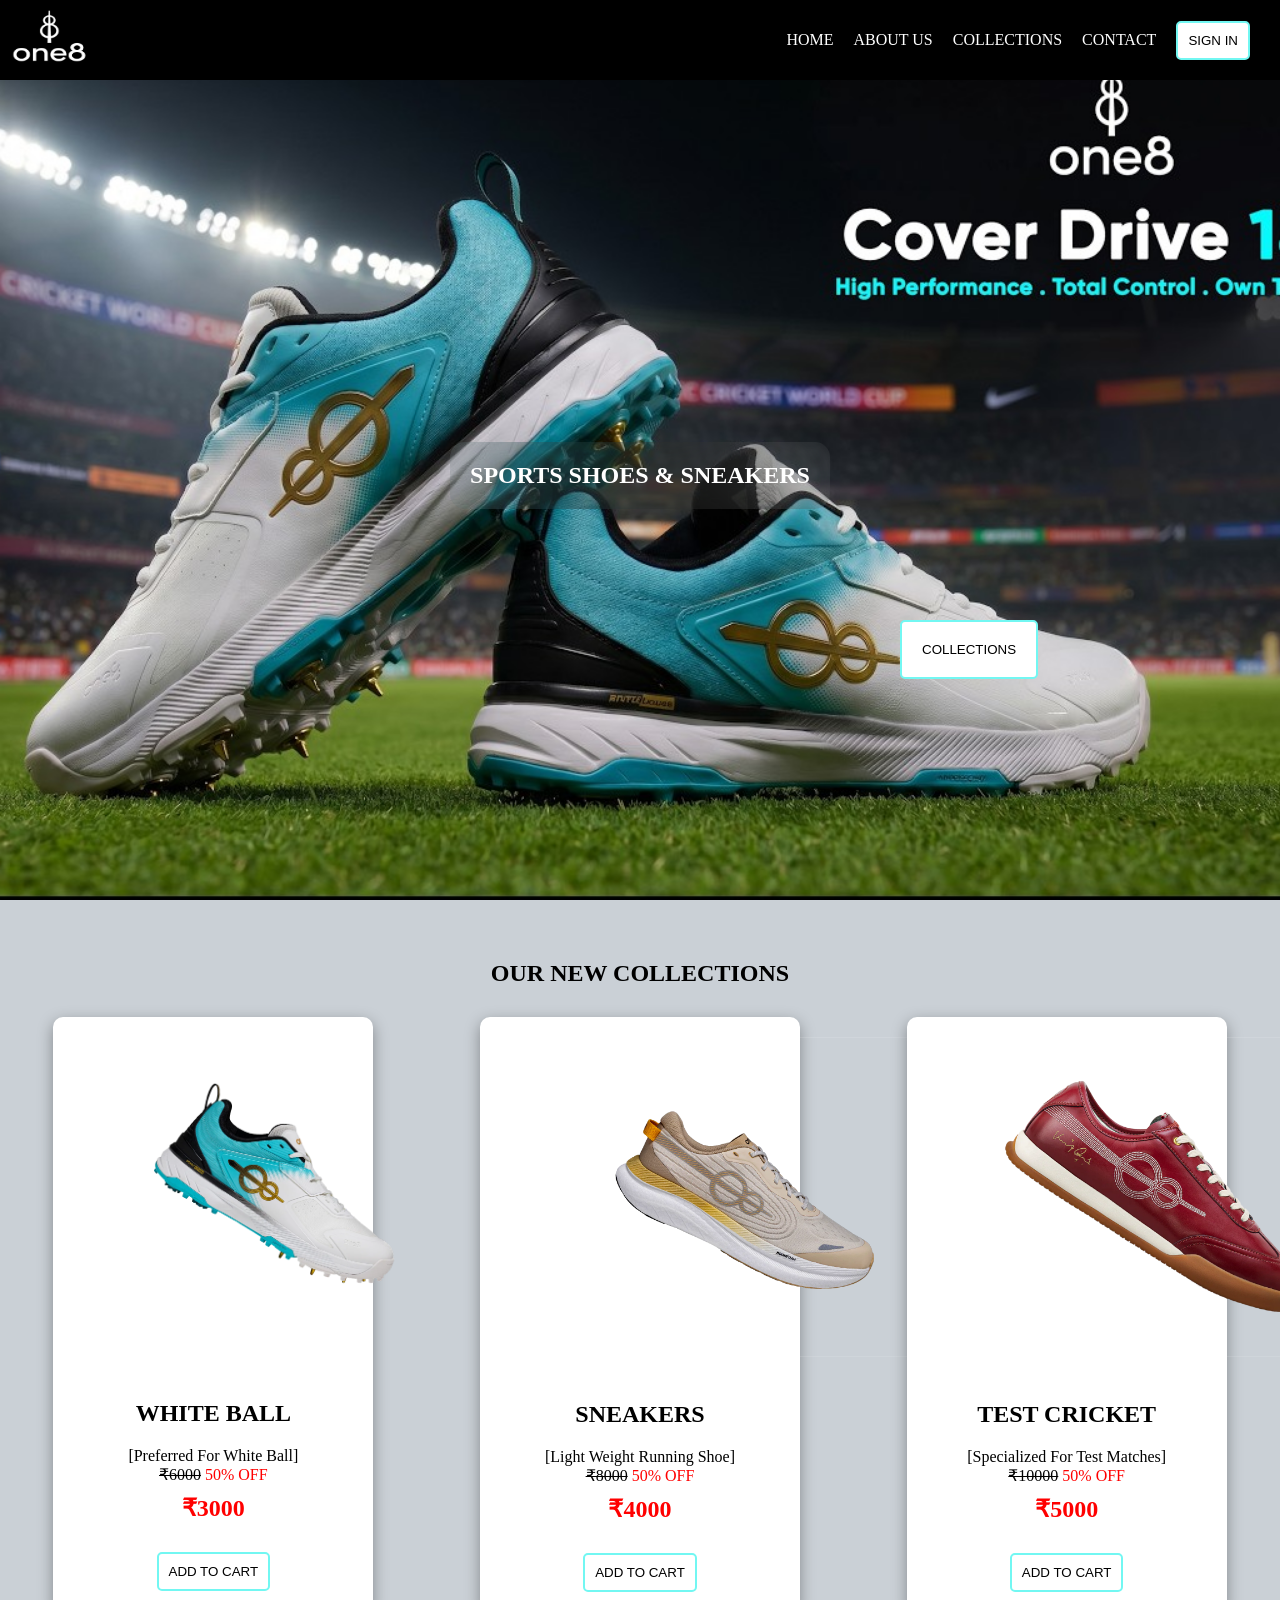
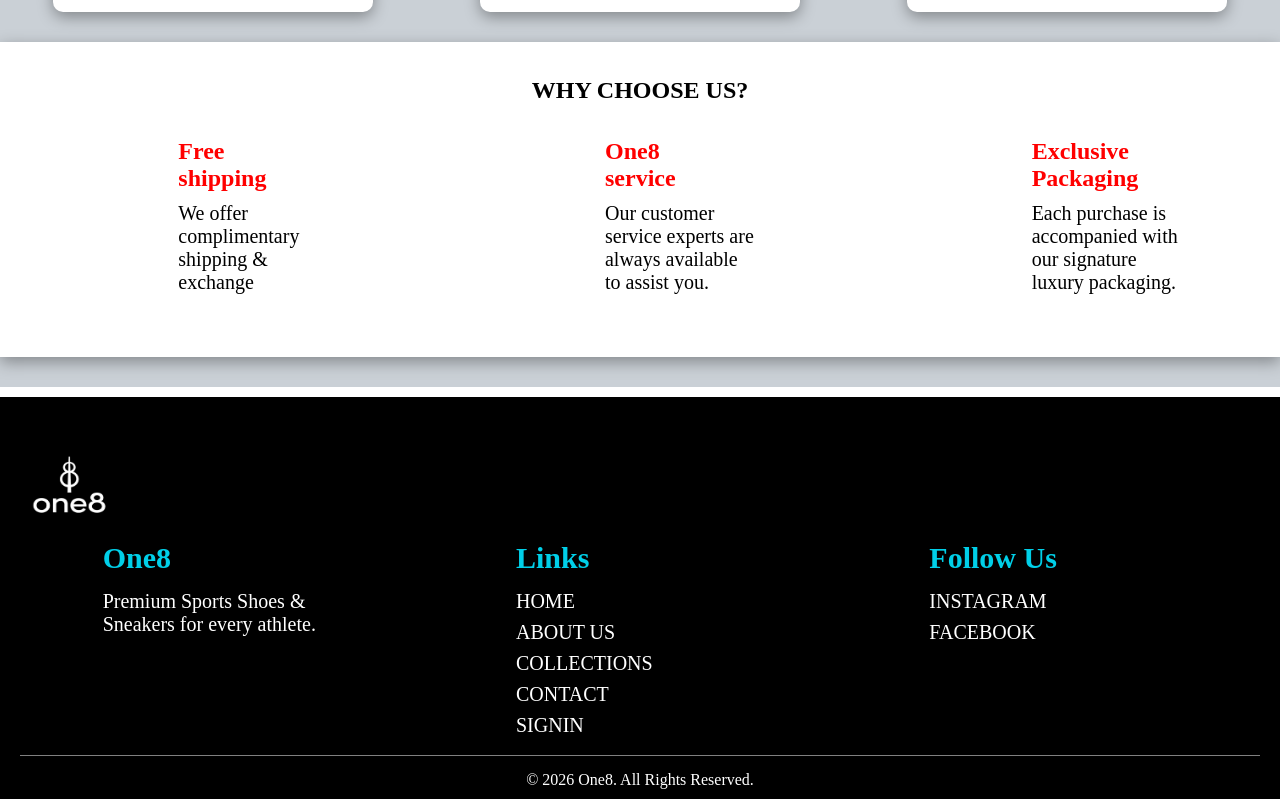
<file: index.html>
<!DOCTYPE html>
<html lang="en">

<head>
    <meta charset="UTF-8">
    <meta name="viewport" content="width=device-width, initial-scale=1.0">
    <title>one8 Shoes</title>
    <link rel="stylesheet" href="styleone8.css">
    <link rel="icon" href="./public/images (2).png">
    <meta name="viewport" content="width=device-width, initial-scale=1.0">
</head>

<body>

    <nav>
        <div class="navlogo">
            <img  src="./public/images__3_-removebg-preview.png">

        </div>

        <div class="navmenu">

            <p>HOME</p>
            
            <a href="./About.html">
                <p>ABOUT US</p>
            </a>

            <a href="./Collection.html">
                <p>COLLECTIONS</p>
            </a>

            <a href="./contact.html">
                <p>CONTACT</p>
            </a>

            <a href="./signin.html">
                <button>SIGN IN</button>
                
            </a>

                    

        </div>
    </nav>

    <section>


        <div class="hero">


            <div class="background">
                <div class="transbox">
                    <h1>SPORTS SHOES & SNEAKERS</h1>

                </div>

                
            </div>

            <div class="bt">
                <a href="./Collection.html">
                
                <button style="padding: 20px;">COLLECTIONS</button>

                  </a>
                
            

            </div>
           
        

        </div>



    </section>

    <section>

        <div class="our">

            <h2 style="color: black;">OUR NEW COLLECTIONS
            </h2>

        </div>

        <div class="allcards">

            <div class="cards">



                <div class="cardimg"> <img src="./public/Frame_2147227069_26107ad0-1f36-4754-bffb-56d4d5d869dd.webp"
                        width="430px" alt="">
                </div>




                <div class="content">


                    <h2 style="color: black; padding: 20px;"> WHITE BALL</h2>
                    <p>[Preferred For White Ball]</p>

                    <p>
                        <del>₹6000</del>
                        <span style="color:red;">50% OFF</span>
                    </p>

                    <h2 style="color:red; padding: 10px;">₹3000</h2>


                    <div class="button">
                        <button class="info">ADD TO CART</button>

                    </div>
                </div>

            </div>

            <div class="cards">

                <div class="cardimg"> <img src="./public/Frame_2147227070_f6177616-4e00-4f71-9288-0a1c104d1224.webp"
                        width="500px" alt="">
                </div>

                <div class="content">

                    <h2 style="color: black; padding: 20px;">SNEAKERS</h2>
                    <p>[Light Weight Running Shoe]</p>

                    <p>
                        <del>₹8000</del>
                        <span style="color:red;">50% OFF</span>
                    </p>

                    <h2 style="color:red; padding: 10px;">₹4000</h2>

                    <div class="button">
                        <button class="info">ADD TO CART</button>

                    </div>
                </div>

            </div>

            <div class="cards">

                <div class="cardimg"> <img src="./public/Seam_Desktop_1.webp" width="500px">
                </div>

                <div class="content">

                    <h2 style="color: black; padding: 20px;">TEST CRICKET</h2>
                    <p>[Specialized For Test Matches]</p>

                    <p>
                        <del>₹10000</del>
                        <span style="color:red;">50% OFF</span>
                    </p>

                    <h2 style="color:red; padding: 10px;">₹5000</h2>




                    <div class="button">
                        <button class="info">ADD TO CART</button>
                    </div>
                </div>

            </div>


        </div>


    </section>

    <section>

        <div class="bg">


            <div class="us">
                <div class="why">
                    <h2>WHY CHOOSE US?</h2>
                </div>
            </div>

            <div class="tt">

                <div class="cc">
                    <svg xmlns="http://www.w3.org/2000/svg"
                        viewBox="0 0 640 512">
                        <path
                            d="M64 96c0-35.3 28.7-64 64-64l288 0c35.3 0 64 28.7 64 64l0 32 50.7 0c17 0 33.3 6.7 45.3 18.7L621.3 192c12 12 18.7 28.3 18.7 45.3L640 384c0 35.3-28.7 64-64 64l-3.3 0c-10.4 36.9-44.4 64-84.7 64s-74.2-27.1-84.7-64l-102.6 0c-10.4 36.9-44.4 64-84.7 64s-74.2-27.1-84.7-64l-3.3 0c-35.3 0-64-28.7-64-64l0-48-40 0c-13.3 0-24-10.7-24-24s10.7-24 24-24l112 0c13.3 0 24-10.7 24-24s-10.7-24-24-24L24 240c-13.3 0-24-10.7-24-24s10.7-24 24-24l176 0c13.3 0 24-10.7 24-24s-10.7-24-24-24L24 144c-13.3 0-24-10.7-24-24S10.7 96 24 96l40 0zM576 288l0-50.7-45.3-45.3-50.7 0 0 96 96 0zM256 424a40 40 0 1 0 -80 0 40 40 0 1 0 80 0zm232 40a40 40 0 1 0 0-80 40 40 0 1 0 0 80z" />
                    </svg>


                    <h2 style="color: red;">Free shipping </h2>
                    <div class="ww">
                        <p>We offer complimentary shipping & exchange </p>
                    </div>
                </div>

                <div class="cc">
                    <svg xmlns="http://www.w3.org/2000/svg"
                        viewBox="0 0 640 640">
                        <path
                            d="M320 128C241 128 175.3 185.3 162.3 260.7C171.6 257.7 181.6 256 192 256L208 256C234.5 256 256 277.5 256 304L256 400C256 426.5 234.5 448 208 448L192 448C139 448 96 405 96 352L96 288C96 164.3 196.3 64 320 64C443.7 64 544 164.3 544 288L544 456.1C544 522.4 490.2 576.1 423.9 576.1L336 576L304 576C277.5 576 256 554.5 256 528C256 501.5 277.5 480 304 480L336 480C362.5 480 384 501.5 384 528L384 528L424 528C463.8 528 496 495.8 496 456L496 435.1C481.9 443.3 465.5 447.9 448 447.9L432 447.9C405.5 447.9 384 426.4 384 399.9L384 303.9C384 277.4 405.5 255.9 432 255.9L448 255.9C458.4 255.9 468.3 257.5 477.7 260.6C464.7 185.3 399.1 127.9 320 127.9z" />
                    </svg>

                    <h2 style="color: red;">One8 service
                    </h2>
                    <div class="ww">
                        <p>Our customer service experts are always available to assist you.</p>
                    </div>
                </div>

                <div class="cc">
                    <svg xmlns="http://www.w3.org/2000/svg"
                        viewBox="0 0 640 640">
                        <path
                            d="M465.4 192L431.1 144L209 144L174.7 192L465.4 192zM96 212.5C96 199.2 100.2 186.2 107.9 175.3L156.9 106.8C168.9 90 188.3 80 208.9 80L431 80C451.7 80 471.1 90 483.1 106.8L532 175.3C539.8 186.2 543.9 199.2 543.9 212.5L544 480C544 515.3 515.3 544 480 544L160 544C124.7 544 96 515.3 96 480L96 212.5z" />
                    </svg>

                    <h2 style="color: red;">Exclusive Packaging
                    </h2>
                    <div class="ww">
                        <p>Each purchase is accompanied with our signature luxury packaging.</p>
                    </div>
                </div>

            </div>

        </div>

    </section>

    <footer>

        <div class="navlogo1">
            <img width="100px" height="100px" src="./public/images__3_-removebg-preview.png">

        </div>
        <div class="footer-content">

            <div class="footer-section">
                <h2>One8</h2>
                <p>Premium Sports Shoes & Sneakers for every athlete.</p>
            </div>

            <div class="footer-section">
                <h2> Links</h2>
                <p>HOME</p>
                <a href="./About.html">
                <p>ABOUT US</p>
            </a>
                <a href="./Collection.html">
                <p>COLLECTIONS</p>
            </a>
                <a href="./contact.html">
                <p>CONTACT</p>
            </a>

               <a href="./signin.html">
                <p>SIGNIN</p>
            </a>
            </div>



            <div class="footer-section">
                <h2>Follow Us</h2>
                <a href="./link.district.in/DSTRKT/one8slOne8">
                    <p>INSTAGRAM</p>
                </a>

                <a href="./https://one8.com/">
                    <p>FACEBOOK</p>
                </a>
                
            </div>

        </div>

        <div class="footer-bottom">
            <p>© 2026 One8. All Rights Reserved.</p>
        </div>
    </footer>





</body>

</html>
</file>
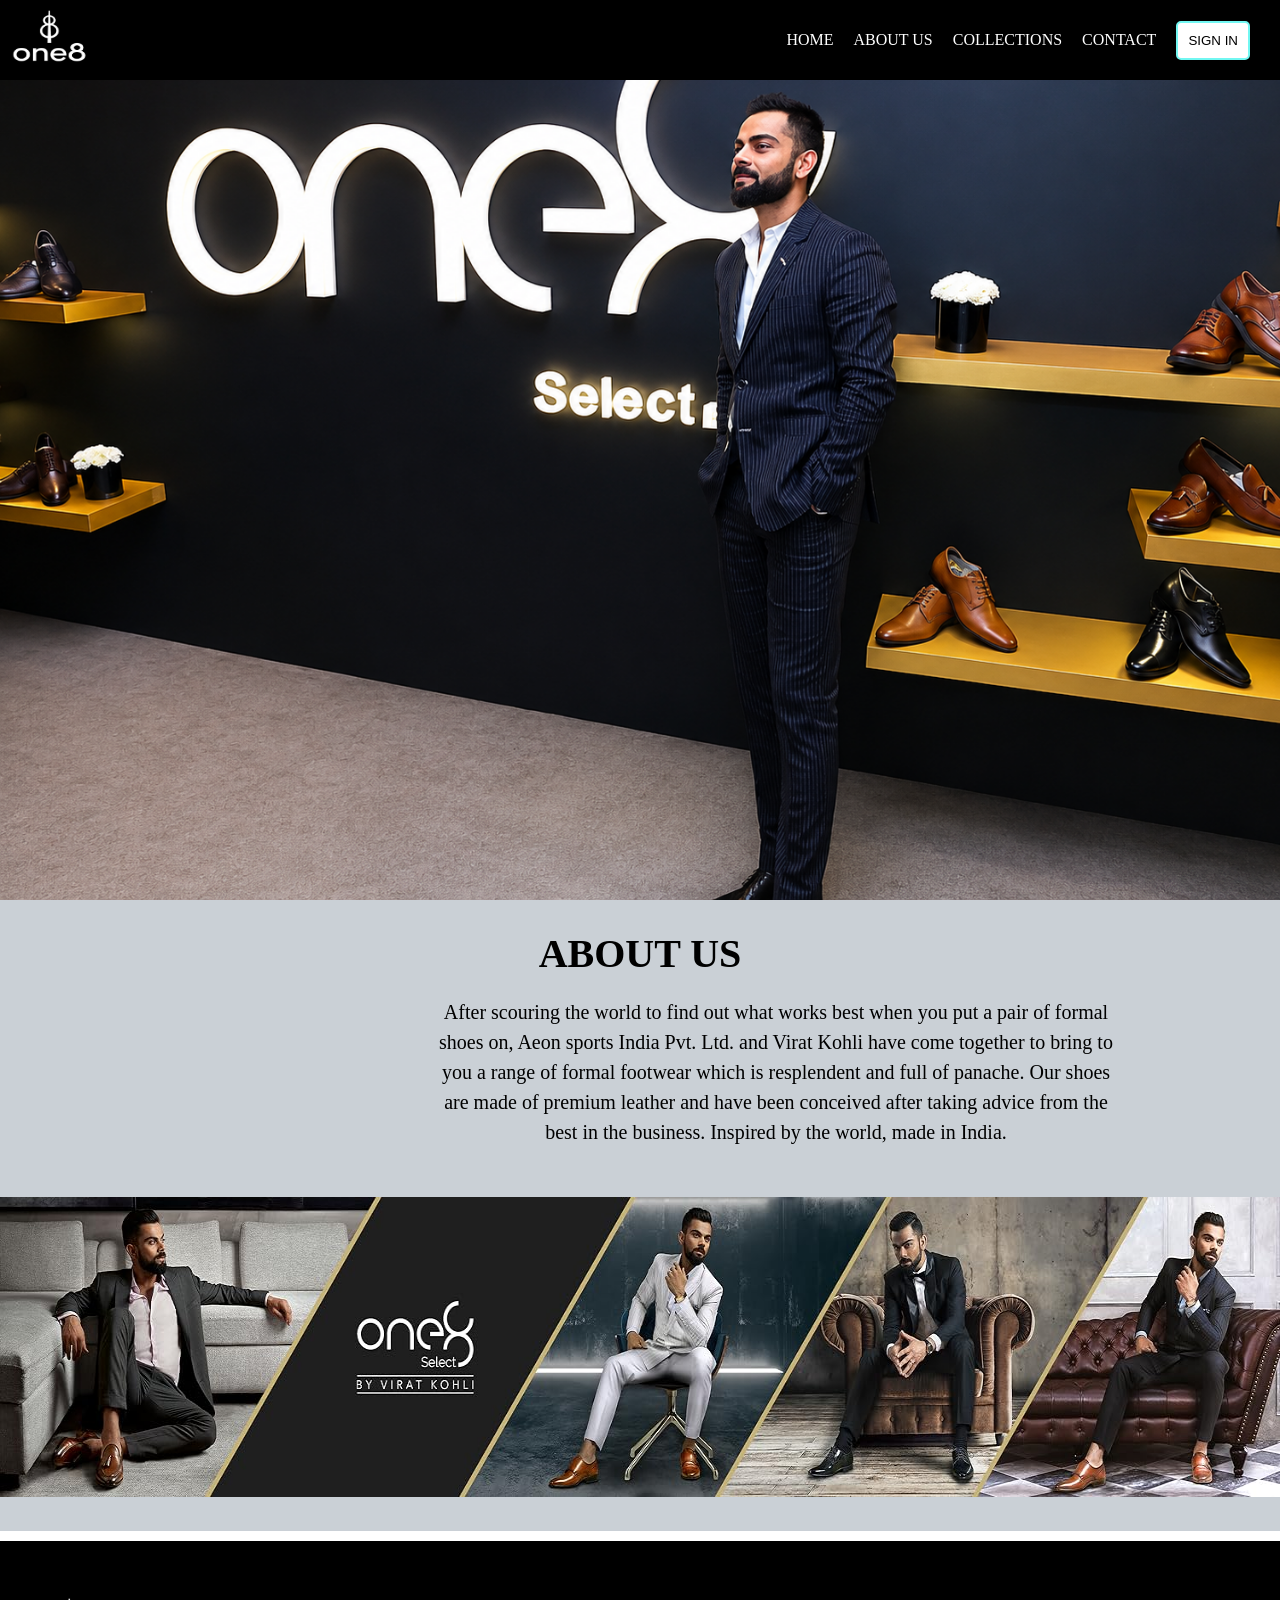
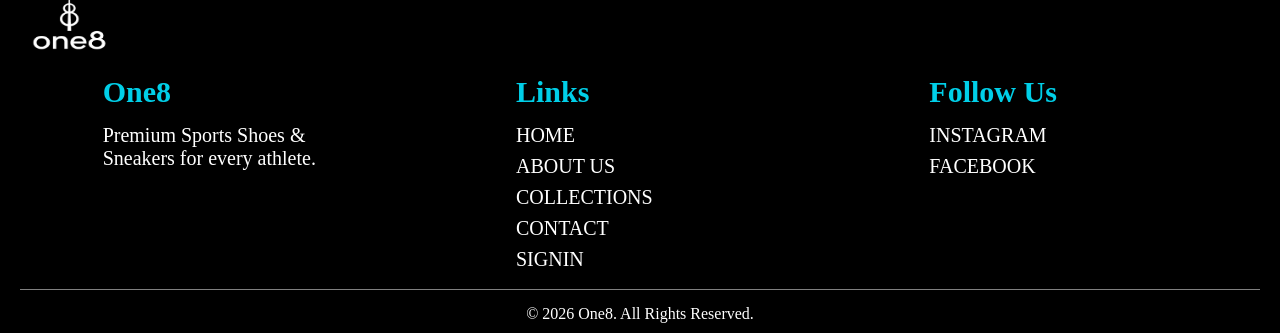
<file: About.html>
<!DOCTYPE html>
<html lang="en">

<head>
    <meta charset="UTF-8">
    <meta name="viewport" content="width=device-width, initial-scale=1.0">
    <title>About Us</title>
    <link rel="stylesheet" href="./styleone8.css">
     <link rel="icon" href="./public/images (2).png">
</head>

<body>
    

        <nav>
            <div class="navlogo">
                <img  src="./public/images__3_-removebg-preview.png">

            </div>

            <div class="navmenu">

                <a href="./index.html">
                <p>HOME</p>
            </a>


                <a href="./About.html">
                    <p>ABOUT US</p>
                </a>
                 <a href="./Collection.html">
                <p>COLLECTIONS</p>
            </a>
                <a href="./contact.html">
                <p>CONTACT</p>
            </a>

           <a href="./signin.html">
                <button>SIGN IN</button>
                
            </a>

                

            </div>
        </nav>
        <section class="firstsection">

            
        </section>

        <section class="secondsection">
            <div class="abt">
                <h1>ABOUT US</h1>
                <div class="pp">
                    <p>After scouring the world to find out what works best when you put a pair of formal shoes on, Aeon
                        sports India Pvt. Ltd. and Virat Kohli have come together to bring to you a range of formal
                        footwear which is resplendent and full of panache. Our shoes are made of premium leather and
                        have been conceived after taking advice from the best in the business. Inspired by the world,
                        made in India.</p>

                </div>


            </div>
        </section>

        <section class="thirdsection">
            <div class="abt3">
                <img width="100%" height="300vh" src="./public/abt.jpg">

            </div>
    </div>
    </section>

    <footer>

        <div class="navlogo">
            <img width="100px" height="100px" src="./public/images__3_-removebg-preview.png">

        </div>
        <div class="footer-content">

            <div class="footer-section">
                <h2>One8</h2>
                <p>Premium Sports Shoes & Sneakers for every athlete.</p>
            </div>

            <div class="footer-section">
                <h2> Links</h2>
                
                <a href="./index.html">
                <p>HOME</p>
            </a>


                <a href="./About.html">
                    <p>ABOUT US</p>
                </a>

                 <a href="./Collection.html">
                <p>COLLECTIONS</p>
            </a>
               
            <a href="./contact.html">
                <p>CONTACT</p>
            </a>


               <a href="./signin.html">
                <p>SIGNIN</p>
            </a>
            </div>



            <div class="footer-section">
                <h2>Follow Us</h2>
                <a href="./link.district.in/DSTRKT/one8slOne8">
                    <p>INSTAGRAM</p>
                </a>

                <a href="./https://one8.com/">
                    <p>FACEBOOK</p>
                </a>
                
            </div>

        </div>

        <div class="footer-bottom">
            <p>© 2026 One8. All Rights Reserved.</p>
        </div>
    </footer>





    </div>
</body>

</html>
</file>
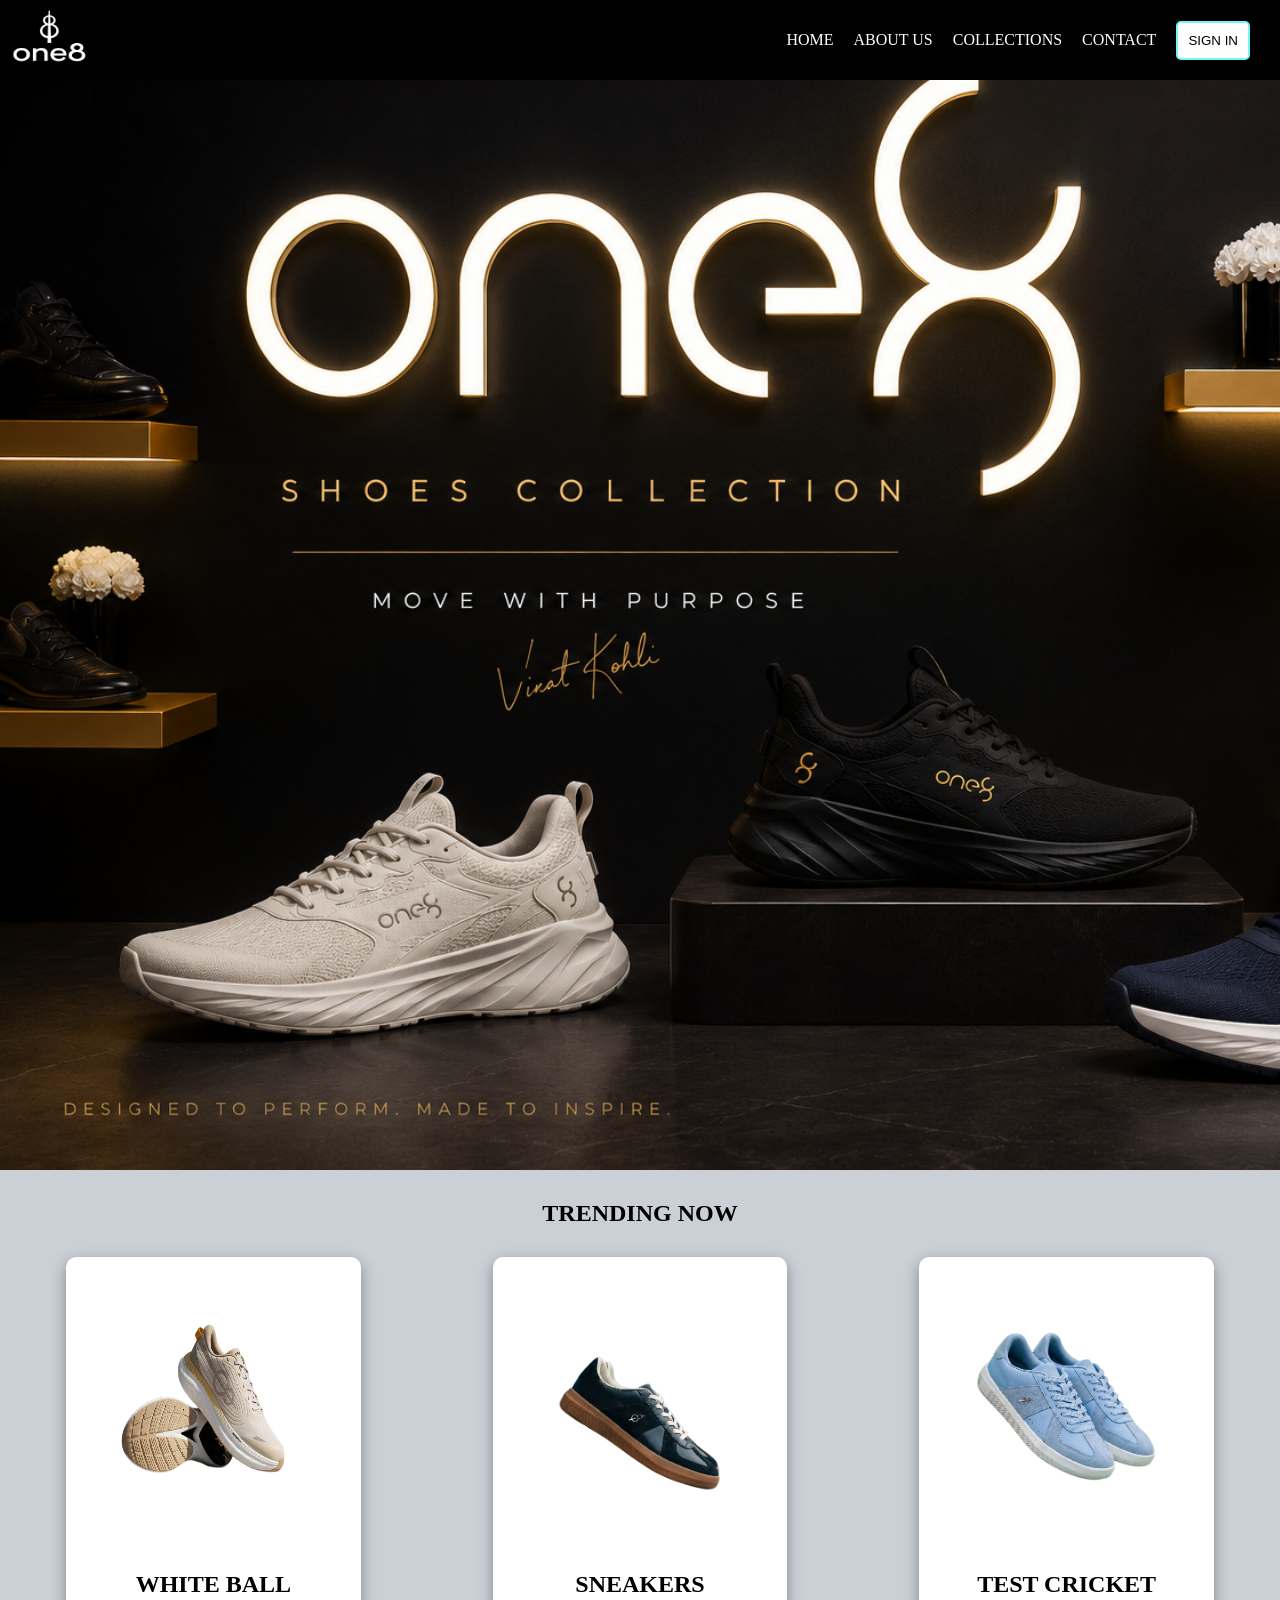
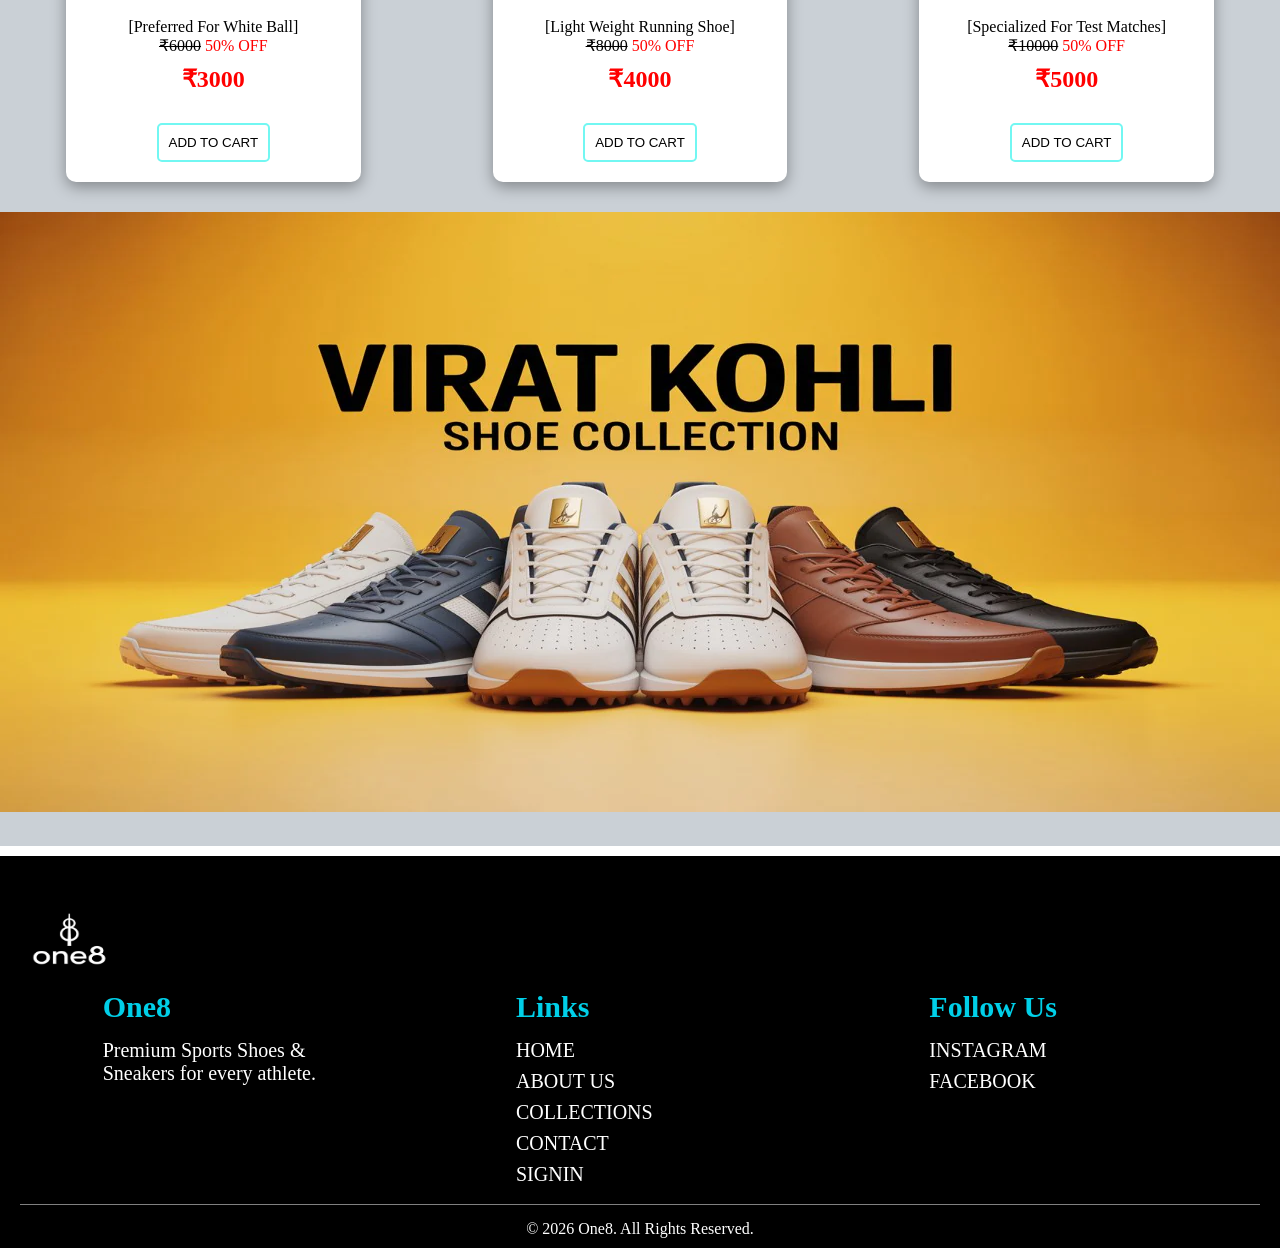
<file: Collection.html>
<!DOCTYPE html>
<html lang="en">
<head>
    <meta charset="UTF-8">
    <meta name="viewport" content="width=device-width, initial-scale=1.0">
    <title>COLLECTIONS</title>
    <link rel="stylesheet" href="./styleone8.css">
     <link rel="icon" href="./public/images (2).png">
</head>
<body>

   <nav>
        <div class="navlogo">
            <img src="./public/images__3_-removebg-preview.png">

        </div> 

        <div class="navmenu">

               <a href="./index.html">
                <p>HOME</p>
            </a>
               

                <a href="./About.html">
                    <p>ABOUT US</p>
                </a>
                 <a href="./Collection.html">
                <p>COLLECTIONS</p>
            </a>
               <a href="./contact.html">
                <p>CONTACT</p>
            </a>

                <a href="./signin.html">
                <button>SIGN IN</button>
                
            </a>

            </div>
        </nav>
        <section class="section1">

            
        </section>

      <section>

        <div class="our">

            <h2 style="color: black;">TRENDING NOW
            </h2>

        </div>

        <div class="allcards01">

            <div class="cards01">


                <div class="cardimg"> <img src="./public/HK-removebg-preview.png"
                        width="200px" alt="" height="250px">
                </div>




                <div class="content">


                    <h2 style="color: black; padding: 20px;"> WHITE BALL</h2>
                    <p>[Preferred For White Ball]</p>

                    <p>
                        <del>₹6000</del>
                        <span style="color:red;">50% OFF</span>
                    </p>

                    <h2 style="color:red; padding: 10px;">₹3000</h2>


                    <div class="button">
                        <button class="info">ADD TO CART</button>

                    </div>
                </div>

            </div>

            <div class="cards01">

                <div class="cardimg"> <img src="./public/HKIOF1XbYAAZlzU-removebg-preview.png"
                        width="200px" alt="" height="250px">
                </div>

                <div class="content">

                    <h2 style="color: black; padding: 20px;">SNEAKERS</h2>
                    <p>[Light Weight Running Shoe]</p>

                    <p>
                        <del>₹8000</del>
                        <span style="color:red;">50% OFF</span>
                    </p>

                    <h2 style="color:red; padding: 10px;">₹4000</h2>

                    <div class="button">
                        <button class="info">ADD TO CART</button>

                    </div>
                </div>

            </div>

            <div class="cards01">

                <div class="cardimg"> <img src="./public/HKIOF1ZbwAARqD2-removebg-preview.png" width="200px" height="250px">
                </div>

                <div class="content">

                    <h2 style="color: black; padding: 20px;">TEST CRICKET</h2>
                    <p>[Specialized For Test Matches]</p>

                    <p>
                        <del>₹10000</del>
                        <span style="color:red;">50% OFF</span>
                    </p>

                    <h2 style="color:red; padding: 10px;">₹5000</h2>




                    <div class="button">
                        <button class="info">ADD TO CART</button>
                    </div>
                </div>

            </div>


        </div>

        


    </section>


        <section class="section04">
            <div class="abt4">
                <img width="100%" height="600vh" src="./public/Virat_Kohli_Shoe_Collection_979e71da-596d-4c52-8ac4-da186d744046.webp">

            </div>
    </div>
    </section>

    <footer>

        <div class="navlogo">
            <img width="100px" height="100px" src="./public/images__3_-removebg-preview.png">

        </div>
        <div class="footer-content">

            <div class="footer-section">
                <h2>One8</h2>
                <p>Premium Sports Shoes & Sneakers for every athlete.</p>
            </div>

            <div class="footer-section">
                <h2> Links</h2>
                
                <a href="./index.html">
                <p>HOME</p>
            </a>


                <a href="./About.html">
                    <p>ABOUT US</p>
                </a>

                 <a href="./Collection.html">
                <p>COLLECTIONS</p>
            </a>
                <a href="./contact.html">
                <p>CONTACT</p>
            </a>

               <a href="./signin.html">
                <p>SIGNIN</p>
            </a>
            </div>



            <div class="footer-section">
                <h2>Follow Us</h2>
                <a href="./link.district.in/DSTRKT/one8slOne8">
                    <p>INSTAGRAM</p>
                </a>

                <a href="./https://one8.com/">
                    <p>FACEBOOK</p>
                </a>
                
               
            </div>

        </div>

        <div class="footer-bottom">
            <p>© 2026 One8. All Rights Reserved.</p>
        </div>
    </footer>

    </div>

    
</body>
</html>
</file>
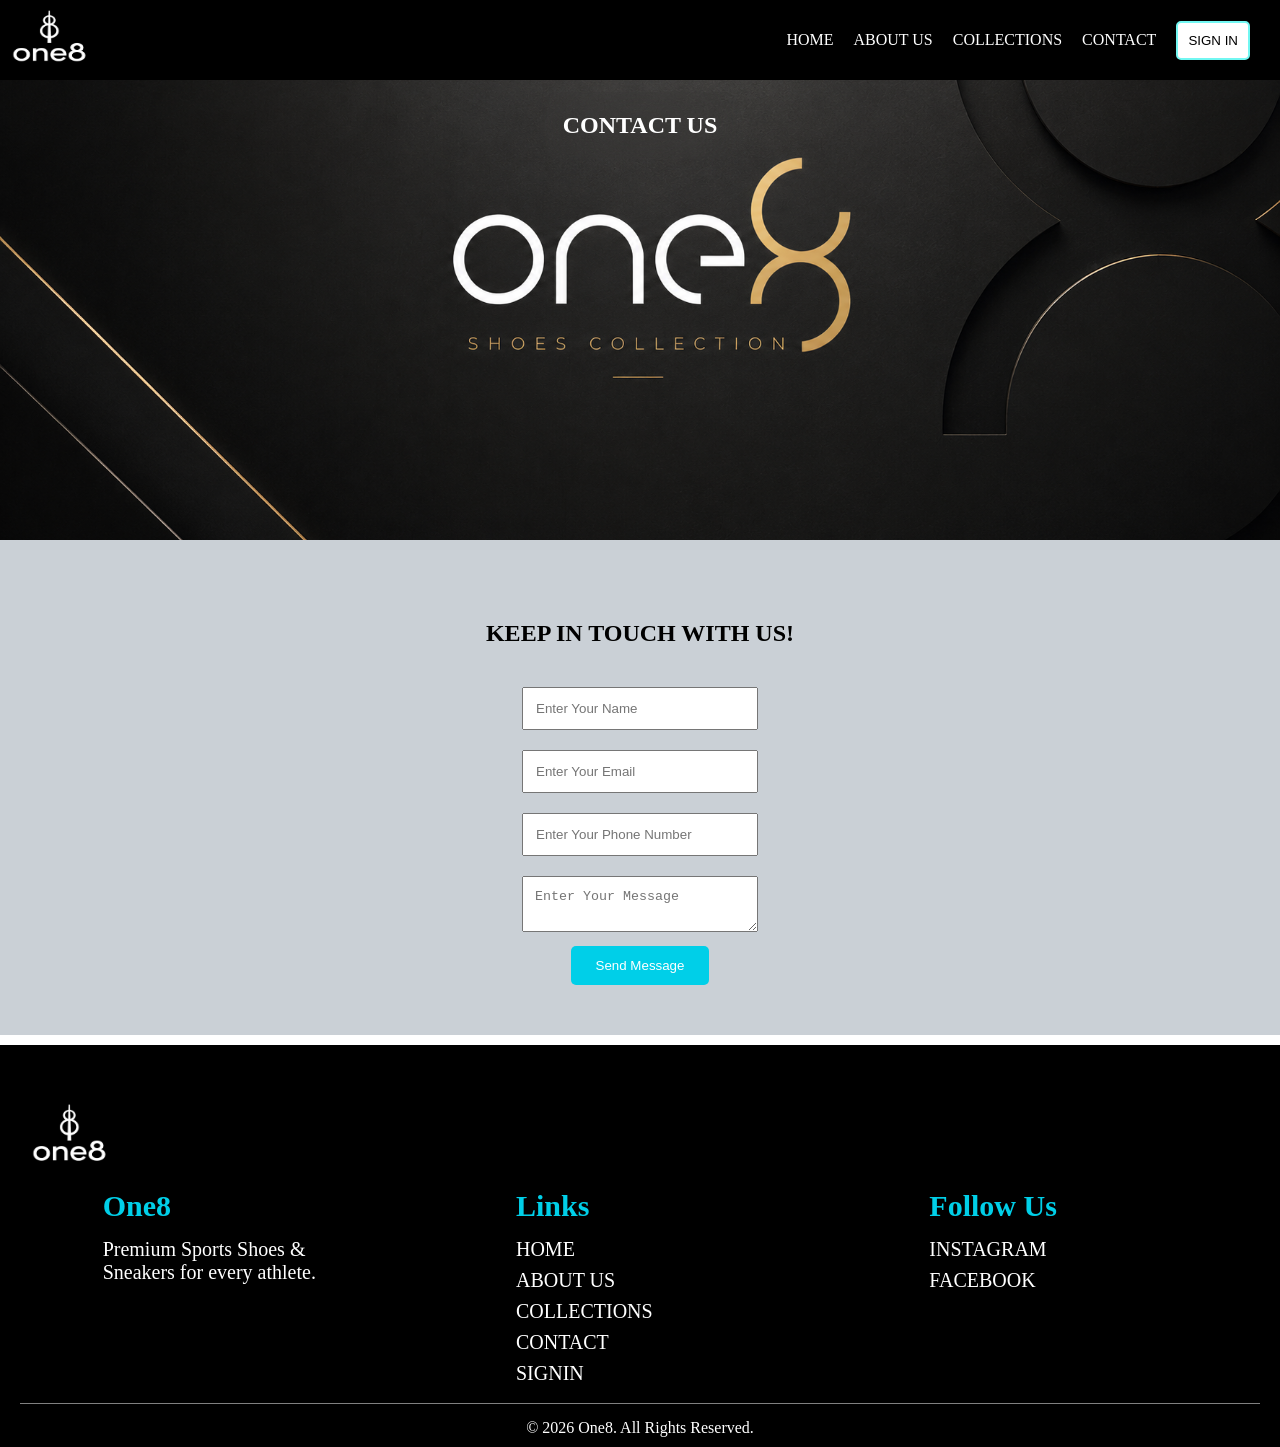
<file: contact.html>
<!DOCTYPE html>
<html lang="en">

<head>
    <meta charset="UTF-8">
    <meta name="viewport" content="width=device-width, initial-scale=1.0">
    <title>CONTACT</title>
    <link rel="stylesheet" href="styleone8.css">
    <link rel="icon" href="./public/images (2).png">
</head>

<body>

    <nav>
        <div class="navlogo">
            <img  src="./public/images__3_-removebg-preview.png">

        </div>

        <div class="navmenu">

            <a href="./index.html">
                <p>HOME</p>
            </a>


            <a href="./About.html">
                <p>ABOUT US</p>
            </a>
            <a href="./Collection.html">
                <p>COLLECTIONS</p>
            </a>
            <a href="./contact.html">
                <p>CONTACT</p>
            </a>

            <a href="./signin.html">
                <button>SIGN IN</button>
                
            </a>
        </div>
    </nav>

    <section>


        <div class="heroes">


            <div class="background1">
                <div class="transbox1">
                    <h1>CONTACT US</h1>


                </div>
            </div>


        </div>



    </section>



    <section class="contact">




        <h1>KEEP IN TOUCH WITH US!</h1>

        <form>
            <input type="text" placeholder="Enter Your Name">

            <input type="email" placeholder="Enter Your Email">

            <input type="tel" placeholder="Enter Your Phone Number">

            <textarea placeholder="Enter Your Message"></textarea>

            <button type="submit">Send Message</button>
        </form>


    </section>


    <footer>

        <div class="navlogo1">
            <img width="100px" height="100px" src="./public/images__3_-removebg-preview.png">

        </div>
        <div class="footer-content">

            <div class="footer-section">
                <h2>One8</h2>
                <p>Premium Sports Shoes & Sneakers for every athlete.</p>
            </div>

            <div class="footer-section">
                <h2> Links</h2>
                <a href="./index.html">
                    <p>HOME</p>
                </a>

                <a href="./About.html">
                    <p>ABOUT US</p>
                </a>

                <a href="./Collection.html">
                    <p>COLLECTIONS</p>
                </a>

                <p>CONTACT</p>

                 <a href="./signin.html">
                <p>SIGNIN</p>
            </a>
            </div>

              



            <div class="footer-section">
                <h2>Follow Us</h2>
                <a href="./link.district.in/DSTRKT/one8slOne8">
                    <p>INSTAGRAM</p>
                </a>

                <a href="./https://one8.com/">
                    <p>FACEBOOK</p>
                </a>
                
            </div>

        </div>

        <div class="footer-bottom">
            <p>© 2026 One8. All Rights Reserved.</p>
        </div>
    </footer>


</body>

</html>
</file>
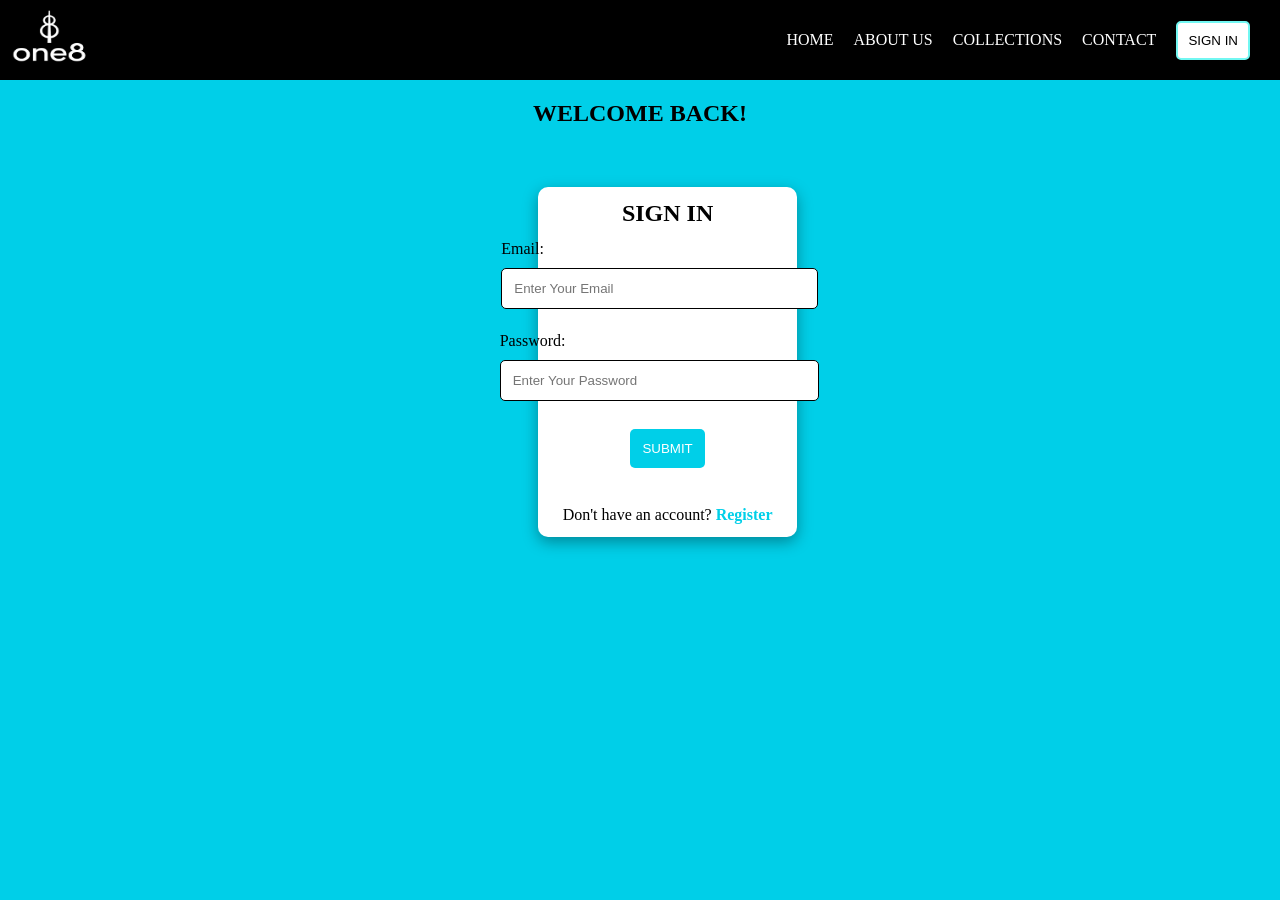
<file: signin.html>
<!DOCTYPE html>
<html lang="en">

<head>
    <meta charset="UTF-8">
    <meta name="viewport" content="width=device-width, initial-scale=1.0">
    <title>SIGNIN</title>
    <link rel="stylesheet" href="styleone8.css">
    <link rel="icon" href="./public/images (2).png">
</head>

<body>

    <nav>
        <div class="navlogo">
            <img width="50px" height="50px" src="./public/images__3_-removebg-preview.png">

        </div>

        <div class="navmenu">

            <a href="./index.html">
                <p>HOME</p>
            </a>


            <a href="./About.html">
                <p>ABOUT US</p>
            </a>
            <a href="./Collection.html">
                <p>COLLECTIONS</p>
            </a>

            <a href="./contact.html">
                <p>CONTACT</p>
            </a>

            <a href="./signin.html">
                <button>SIGN IN</button>

            </a>
        </div>
    </nav>

    <section class="signin">




        <h1>WELCOME BACK!</h1>

        <form>



            <div class="cardss">

                <h1>SIGN IN</h1>

                <div class="nm">
                    <label>Email:</label>
                    <input type="text" placeholder="Enter Your Email">
                </div>

                <div class="rm">

                    <label>Password:</label>
                    <input type="text" placeholder="Enter Your Password">
                </div>

                <div class="ss">

                    <button type="submit">SUBMIT</button>
                </div>

                <div class="acc">
                    <p>Don't have an account? <a href="./contact.html"><b>Register</b></a></p>
                </div>


        </form>


    </section>



</body>

</html>
</file>
<file: styleone8.css>
* {
        margin: 0;
        padding: 0;
        box-sizing: border-box;
}


nav {
        background-color: black;
        display: flex;
        height: 80px;
        justify-content: space-between;
        align-items: center;
        position: fixed;
        width: 100%;
        z-index: 10000000;



}

.navlogo img{
          width: 100px;
          height: 10vh;
}

.navmenu {
        display: flex;
        column-gap: 20px;
        align-items: center;
        margin-right: 30px;
        color: white;
}

button {
        background-color: white;
        color: black;
        border: 2px solid #72f7f2;
        padding: 10px;
        border-radius: 5px;
        cursor: pointer;
        transition: 0.3s;


}


button:hover {
        background-color: #72f7f2;
        transform: scale(1.05);


}

a {
        text-decoration: none;
        color: white;
}

a:hover {
        color: #72f7f2;
}


.hero {
        background-image: url(./public/maxresdefault.jpg);
        background-size: cover;
        background-position: center;
        color: white;
        background-size: cover;
        height: 100vh;
        width: 100%;
        padding-top: 350px;


}


.background {

        background-size: cover;
        align-items: center;
        display: flex;
        justify-content: center;
        height: 250px;
        width: 100%;
}

.transbox {
        background-color: transparent;
        -webkit-backdrop-filter: blur(4px);
        backdrop-filter: blur(50px);
        padding: 20px;
        margin: 30px;
        font-weight: bold;
        border-radius: 15px;

}

.bt {
        padding: 20px 900px;

}

.heading {
        text-align: center;
        padding: 30px;
}

.cards {
        display: flex;
        flex-direction: column;
        justify-content: space-evenly;
        width: 25%;
        background-color: white;
        box-shadow: rgba(0, 0, 0, 0.35) 0px 5px 15px;
        border-radius: 10px;

}

section {
        background-color: rgba(112, 128, 144, 0.368);
        padding-bottom: 30px;

}

.allcards {
        display: flex;
        justify-content: space-around;
}

.our {
        text-align: center;
        padding: 30px;


}

.cardimg {
        padding: 20px;
        margin: 0 auto;
}

.content {
        text-align: center;



}

.desc {
        padding: 10px;
}

.button {
        padding: 20px;

}

.bg {
        background-color: white;
        height: 35vh;
        box-shadow: rgba(0, 0, 0, 0.35) 0px 5px 15px;

}

.why {
        text-align: center;
        line-height: 1.5;



}


.us {
        display: flex;
        flex-direction: column;
        padding: 30px;
        justify-content: space-evenly;
        margin-right: 50px 0;


}

.cc {

        width: 80px;
        height: 80px;
        display: flex;
        flex-direction: column;
        margin-left: 10px;


}

.ww {
        padding: 10px 0 20px;

}

.tt {
        display: flex;
        justify-content: space-around;

}

.navlogo1 {
        padding-right: 50px;
}



footer {

        background-color: #000;
        color: white;
        padding: 40px 20px 10px;
        margin-top: 10px;

}

.footer-content {
        display: flex;
        justify-content: space-around;
        flex-wrap: wrap;
}

.footer-section {
        width: 20%;
        font-size: 20px;


}

.footer-section h2 {
        margin-bottom: 15px;
        color: #00cfe8;
}

.footer-section p {
        margin: 8px 0;
}

.footer-bottom {
        text-align: center;
        border-top: 1px solid gray;
        margin-top: 10px;
        padding-top: 15px;
}


.firstsection {
        background-image: url(./public/bg.png);
        background-size: cover;
        height: 100vh;
}

.abt h1 {
        font-size: 40px;
}

.secondsection {
        text-align: center;
        padding: 30px;

}

.pp {
        padding: 20px;
        text-align: center;
        width: 60%;
        margin-left: 380px;
        font-size: 20px;
        line-height: 1.5;


}

.section1 {
        background-size: cover;
        height: 130vh;
        background-image: url(./public/abt\ bg.png);


}



.second2 {
        text-align: center;
        padding: 30px;

}

.allcards01 {
        display: flex;
        justify-content: space-around;
}



.cards01 {
        display: flex;
        flex-direction: column;
        justify-content: space-evenly;
        width: 23%;
        background-color: white;
        box-shadow: rgba(0, 0, 0, 0.35) 0px 5px 15px;
        border-radius: 10px;

}


.heroes {
        background-image: url(./public/contact\ bg.png);
        background-size: cover;
        background-position: center;
        color: white;
        background-size: cover;
        height: 60vh;
        width: 100%;


}


.background1 {

        background-size: cover;
        align-items: center;
        display: flex;
        justify-content: center;
        height: 250px;
        width: 100%;
}

.transbox1 {
        background-color: transparent;
        -webkit-backdrop-filter: blur(4px);
        backdrop-filter: blur(50px);
        padding: 20px;
        margin: 30px;
        font-weight: bold;
        border-radius: 15px;

}


.contact {
        text-align: center;
        padding: 50px;


}

.contact h1 {
        margin-bottom: 30px;
}

.contact form {
        width: 20%;
        margin: auto;


}

.contact input
               {
        width: 100%;
        padding: 12px;
        margin: 10px 0;


}


.contact textarea {
        width: 100%;
        padding: 12px;
        margin: 10px 0;


}

.contact button {
        background: #00cfe8;
        color: white;
        border: none;
        padding: 12px 25px;
        cursor: pointer;
}

.signin {
        text-align: center;
        padding: 100px;
        background: #00cfe8;
        height: 100vh;
}

.signin form {
        width: 30%;
        margin: auto;
        height: 15vh;

}

.signin input {
        width: 70%;
        padding: 12px;
        margin: 10px 0;
        border: 1px solid white;

}

.signin button {
        width: 30%;
        background: #00cfe8;
        color: white;
        border: none;
        padding: 12px;
        cursor: pointer;
}

.acc {
        margin-top: 20px;
}

.acc a {

        color: #00cfe8;

}

.ss {
        padding: 5px;
        width: 100%;
}

.cardss {
        display: flex;
        flex-direction: column;
        justify-content: space-evenly;
        width: 80%;
        background-color: white;
        box-shadow: rgba(0, 0, 0, 0.35) 0px 5px 15px;
        border-radius: 10px;
        margin: 60px;
        height: 350px;
        align-items: center;

}

.nm label {

        color: black;
        margin-right: 350px;
        margin-left: 60px;

}

.rm label {

        color: black;
        margin-right: 330px;
        margin-left: 60px;


}


.nm input {
        border: 1px solid black;
        border-radius: 5px;
        margin-left: 60px;


}

.rm input {
        border: 1px solid black;
        border-radius: 5px;
        margin-left: 60px;
}

.rm {
        display: flex;
        flex-direction: column;

}

.nm {
        display: flex;
        flex-direction: column;

}

.cc p {
        font-size: 20px;
        width: 150px;
}






@media screen and (max-width: 600px) {

  
  nav {
    width: 100%;
    height: 60px;
    padding: 0 10px;
     max-width: 100%;
  }

  .navlogo img{
          width: 100%;
          height: 5vh;
}

  .navmenu {
    gap: 8px;
    margin-right: 10px;
    flex-wrap: wrap;
  }

  .navmenu p {
    font-size: 10px;
  }

  button {
    padding: 5px 8px;
    font-size: 10px;
  }

  
  .hero {
    height: 60vh;
    padding-top: 120px;
     max-width: 100%;
  }

  .background {
    margin-top: 0;
    text-align: center;
     max-width: 100%;
  }

  .transbox {
    font-size: 14px;
    padding: 10px;
    margin: 10px;
  }

  .firstsection {
        
        height: 40vh;
        
        
}




  .ww p{
        font-size: 13px;
  }

  .bt {
    text-align: center;
    padding: 10px;
  }

  
  .allcards
   {
    flex-direction: column;
    align-items: center;
    gap: 20px;
  }

  .cards {
    width: 90%;
     max-width: 100%;
  }
  

  .section1 {
       
        height: 40vh;
       


}

.allcards01
   {
    flex-direction: column;
    align-items: center;
    gap: 20px;
  }

  .cards01 {
    width: 90%;
     max-width: 100%;
  }
  


  

  .cardimg img {
    width: 100%;
    height: auto;
  }

  
  .bg {
    height: auto;
    padding: 20px 10px;
  }

  .tt {
    flex-direction: column;
    align-items: center;
    gap: 20px;
  }

  .cc {
    width: 100%;
    align-items: center;
    text-align: center;
  }

  
  .footer-content {
    flex-direction: column;
    text-align: center;
    gap: 20px;
  }

  .footer-section {
    width: 100%;
  }

 
  .pp {
    width: 90%;
    margin-left: 0;
    font-size: 16px;
  }

 
  .contact form {
    width: 90%;
  }


  .signin form {
    width: 90%;
  }

.signin {
        text-align: center;
        
        background: #00cfe8;
        height: 100vh;
}







.cardss {
        display: flex;
        flex-direction: column;
        justify-content: space-evenly;
        width: 350px;
        background-color: white;
        box-shadow: rgba(0, 0, 0, 0.35) 0px 5px 15px;
        border-radius: 10px;
        margin-left: -90px;
        height: 340px;
        align-items: center;

}
 

  
}
</file>
